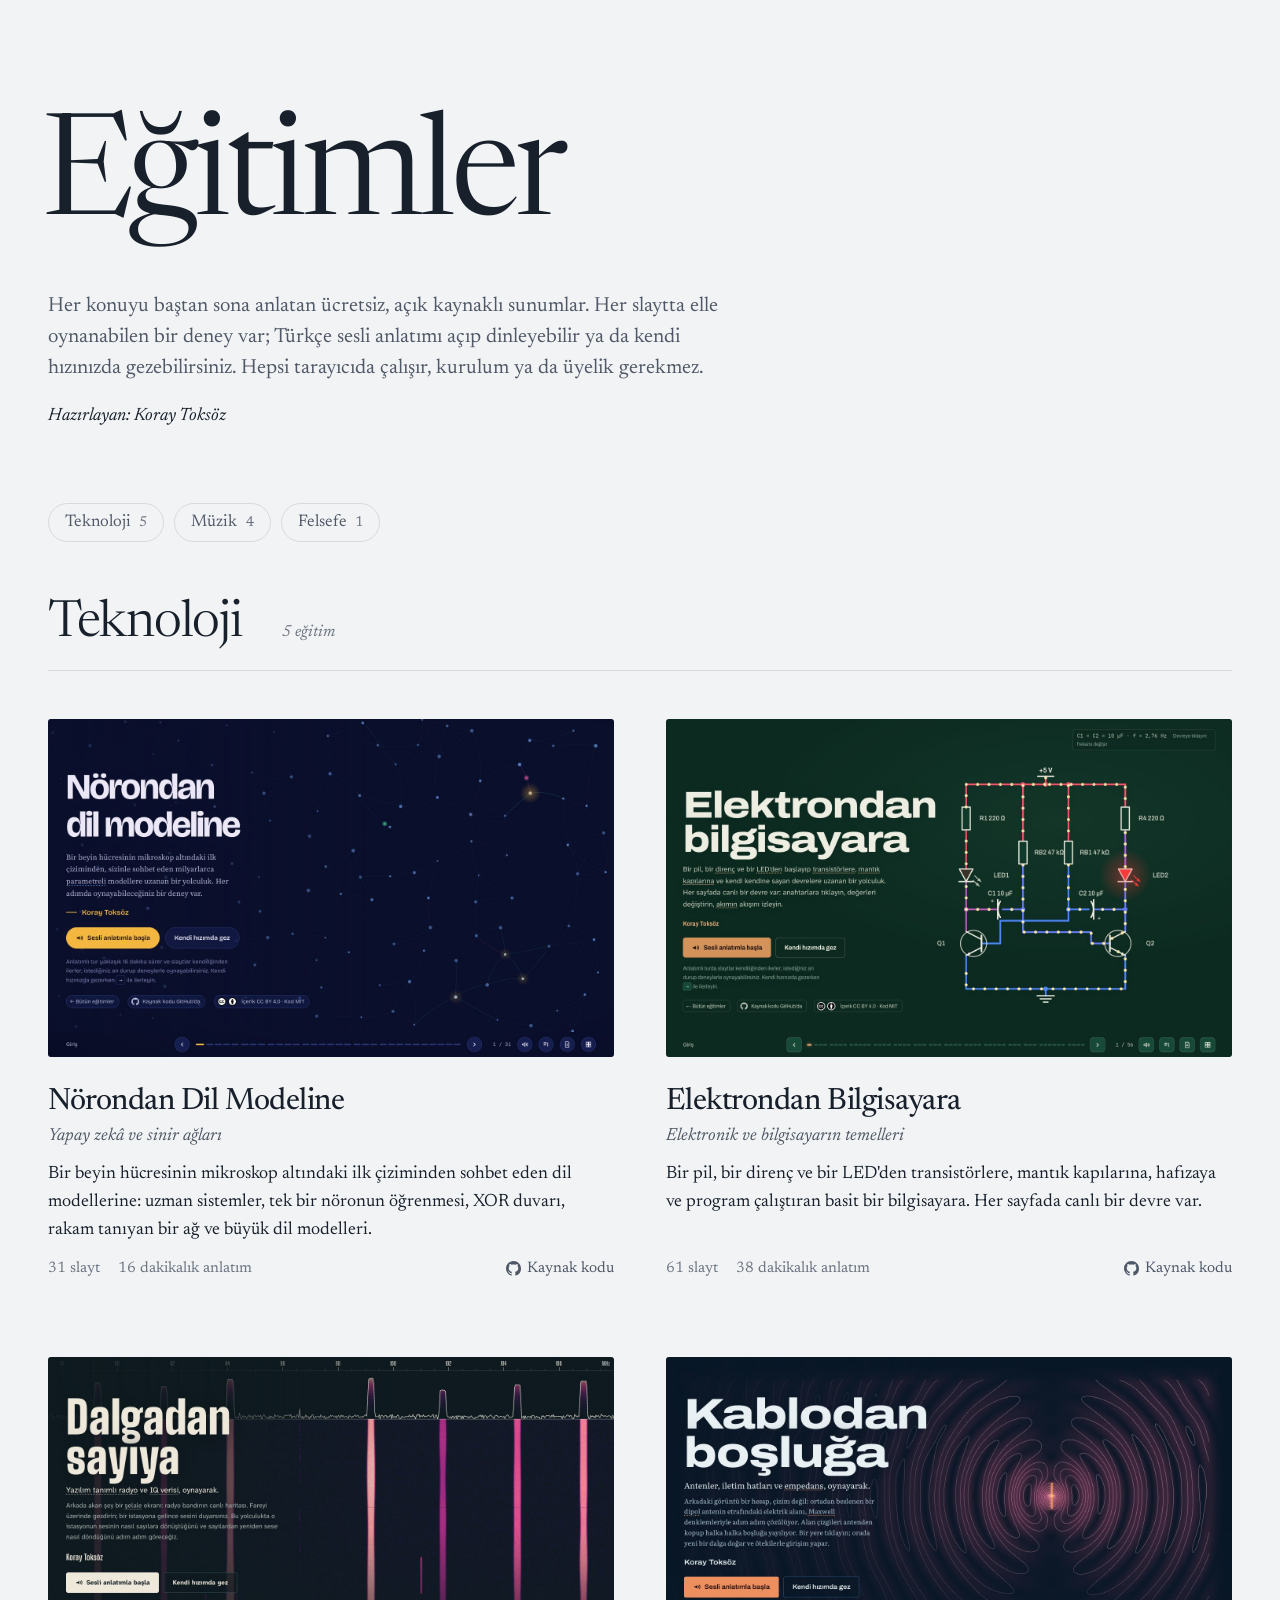
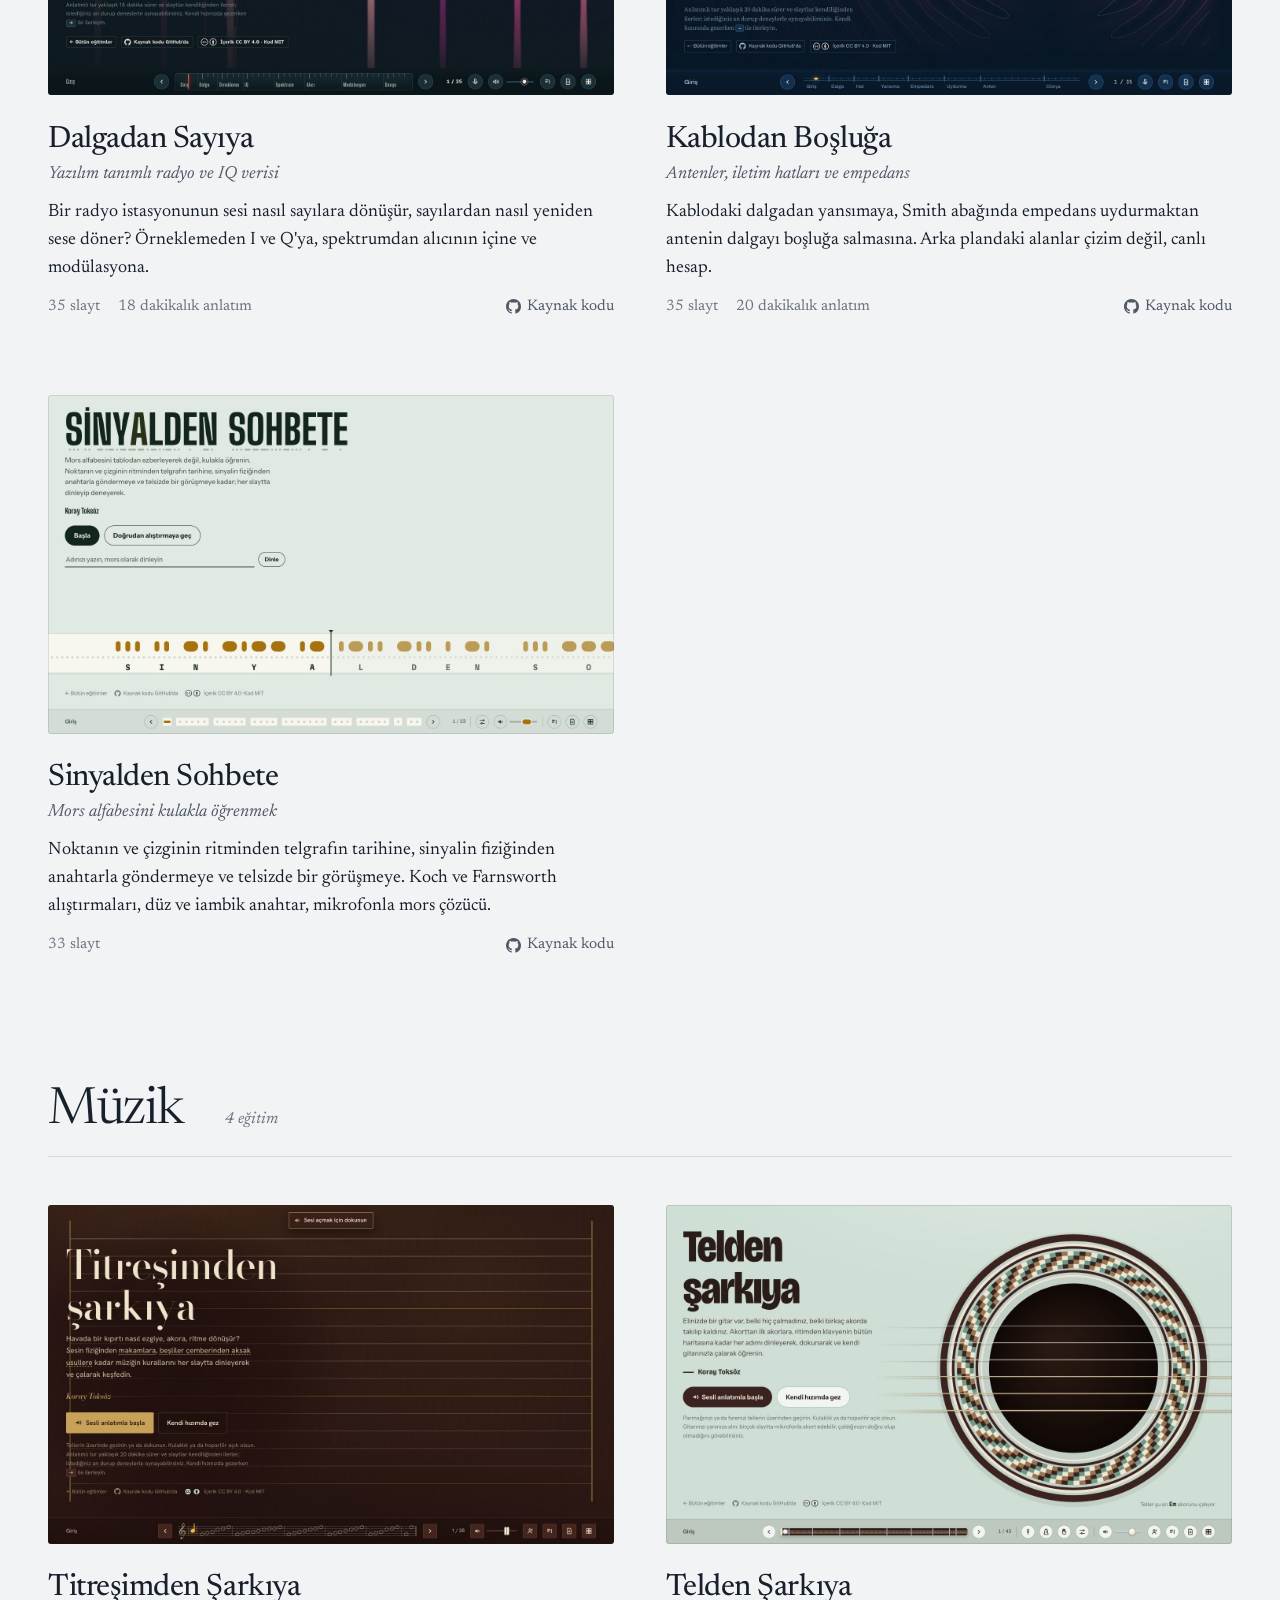
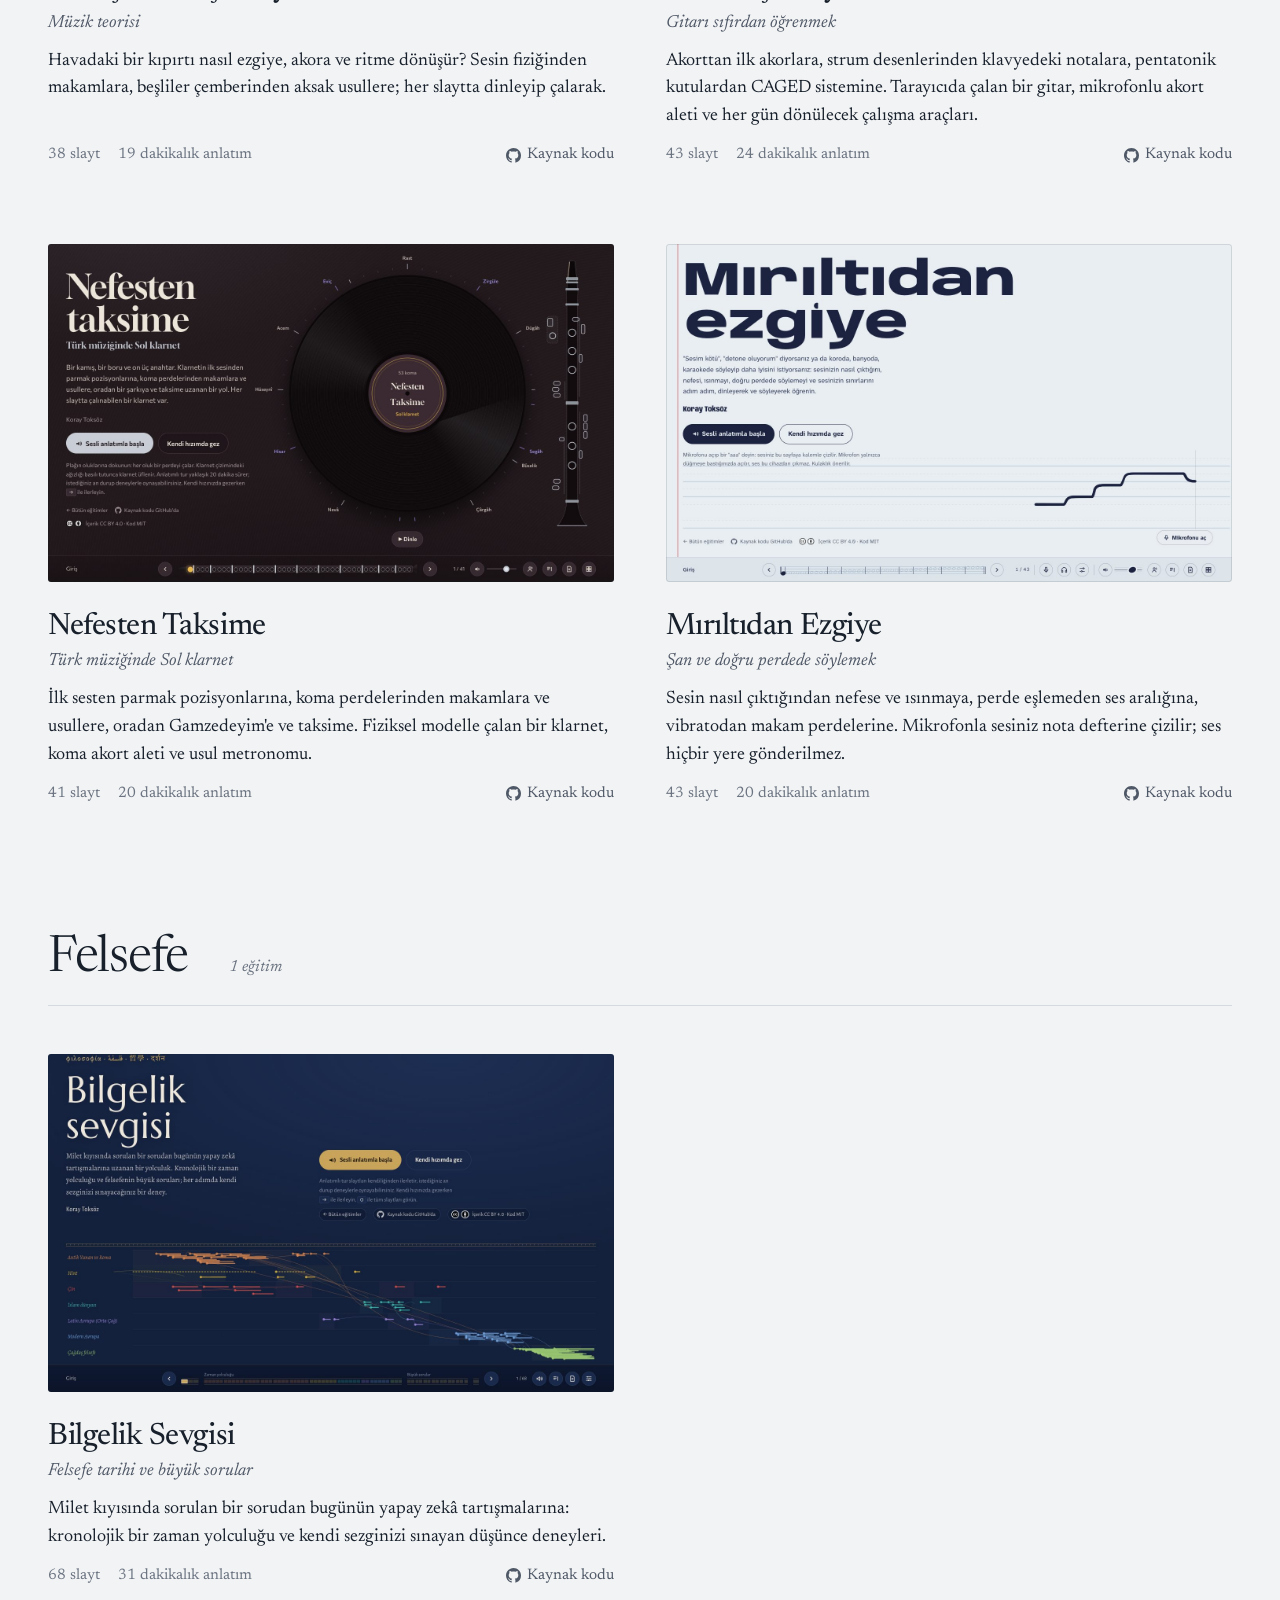
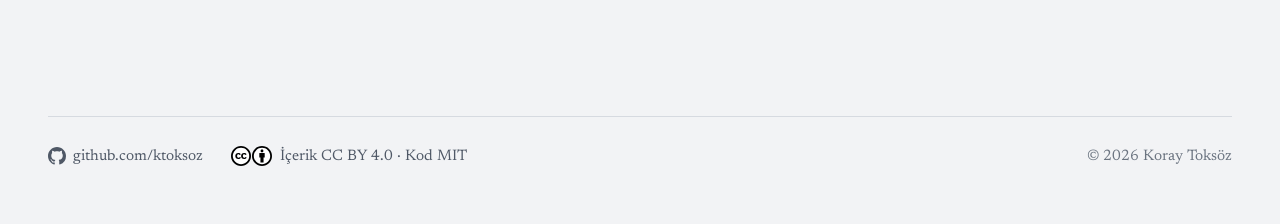
<file: index.html>
<!doctype html>
<html lang="tr">
<head>
<meta charset="utf-8">
<meta name="viewport" content="width=device-width, initial-scale=1">
<title>Eğitimler · Koray Toksöz</title>
<meta name="description" content="Her konuyu, her slaytta elle oynanabilen bir deneyle ve Türkçe sesli anlatımla anlatan ücretsiz, açık kaynaklı sunumlar: yapay zekâ, elektronik, radyo, antenler, müzik, gitar, klarnet ve felsefe.">
<meta name="color-scheme" content="light dark">
<meta property="og:type" content="website">
<meta property="og:site_name" content="Koray Toksöz · Eğitimler">
<meta property="og:title" content="Eğitimler: oynayarak öğrenilen, sesli anlatımlı sunumlar">
<meta property="og:description" content="Yapay zekâ, elektronik, yazılım tanımlı radyo, antenler, müzik teorisi, gitar, Türk müziğinde klarnet ve felsefe. Her slaytta elle oynanabilen bir deney ve Türkçe sesli anlatım; ücretsiz ve açık kaynaklı. Hazırlayan: Koray Toksöz.">
<meta property="og:url" content="https://egitim.koraytoksoz.com/">
<meta property="og:image" content="https://egitim.koraytoksoz.com/img/og.jpg">
<meta property="og:image:width" content="1200">
<meta property="og:image:height" content="630">
<meta property="og:locale" content="tr_TR">
<meta name="twitter:card" content="summary_large_image">
<link rel="icon" href="img/favicon.svg" type="image/svg+xml">
<link rel="preconnect" href="https://fonts.googleapis.com">
<link rel="preconnect" href="https://fonts.gstatic.com" crossorigin>
<link href="https://fonts.googleapis.com/css2?family=Newsreader:ital,opsz,wght@0,6..72,300..700;1,6..72,300..600&display=swap" rel="stylesheet">
<link rel="stylesheet" href="css/site.css?v=202611252352">
</head>
<body>
<header class="giris">
  <h1>Eğitimler</h1>
  <p class="tanitim">Her konuyu baştan sona anlatan ücretsiz, açık kaynaklı sunumlar. Her slaytta elle oynanabilen bir deney var; Türkçe sesli anlatımı açıp dinleyebilir ya da kendi hızınızda gezebilirsiniz. Hepsi tarayıcıda çalışır, kurulum ya da üyelik gerekmez.</p>
  <p class="yazar">Hazırlayan: Koray Toksöz</p>
</header>

<main>
  <div id="egitimler"></div>
  <noscript>
    <h2>Teknoloji</h2>
    <ul class="duz">
      <li><a href="yz/">Nörondan Dil Modeline</a></li>
      <li><a href="elektronik/">Elektrondan Bilgisayara</a></li>
      <li><a href="sdr/">Dalgadan Sayıya</a></li>
      <li><a href="anten/">Kablodan Boşluğa</a></li>
    </ul>
    <h2>Müzik</h2>
    <ul class="duz">
      <li><a href="muzik/">Titreşimden Şarkıya</a></li>
      <li><a href="gitar/">Telden Şarkıya</a></li>
      <li><a href="klarnet/">Nefesten Taksime</a></li>
    </ul>
    <h2>Felsefe</h2>
    <ul class="duz">
      <li><a href="felsefe/">Bilgelik Sevgisi</a></li>
    </ul>
    <p>Sunumların kendisi JavaScript ile çalışır.</p>
  </noscript>
</main>

<footer class="alt-bilgi">
  <a class="gh" href="https://github.com/ktoksoz" target="_blank" rel="noopener"><svg viewBox="0 0 16 16" aria-hidden="true"><path fill="currentColor" d="M8 0C3.58 0 0 3.58 0 8c0 3.54 2.29 6.53 5.47 7.59.4.07.55-.17.55-.38 0-.19-.01-.82-.01-1.49-2.01.37-2.53-.49-2.69-.94-.09-.23-.48-.94-.82-1.13-.28-.15-.68-.52-.01-.53.63-.01 1.08.58 1.23.82.72 1.21 1.87.87 2.33.66.07-.52.28-.87.51-1.07-1.78-.2-3.64-.89-3.64-3.95 0-.87.31-1.59.82-2.15-.08-.2-.36-1.02.08-2.12 0 0 .67-.21 2.2.82.64-.18 1.32-.27 2-.27.68 0 1.36.09 2 .27 1.53-1.04 2.2-.82 2.2-.82.44 1.1.16 1.92.08 2.12.51.56.82 1.27.82 2.15 0 3.07-1.87 3.75-3.65 3.95.29.25.54.73.54 1.48 0 1.07-.01 1.93-.01 2.2 0 .21.15.46.55.38A8.013 8.013 0 0016 8c0-4.42-3.58-8-8-8z"/></svg><span>github.com/ktoksoz</span></a>
  <a class="lic" href="https://creativecommons.org/licenses/by/4.0/deed.tr" target="_blank" rel="license noopener" title="İçerik: Creative Commons Atıf 4.0">
    <img src="img/cc-cc.svg" alt="Creative Commons" width="20" height="20"><img src="img/cc-by.svg" alt="Atıf" width="20" height="20">
    <span>İçerik CC BY 4.0 · Kod MIT</span>
  </a>
  <p class="telif">© 2026 Koray Toksöz</p>
</footer>

<script src="js/egitimler.js?v=202611252352"></script>
<script src="js/site.js?v=202611252352"></script>
</body>
</html>
</file>
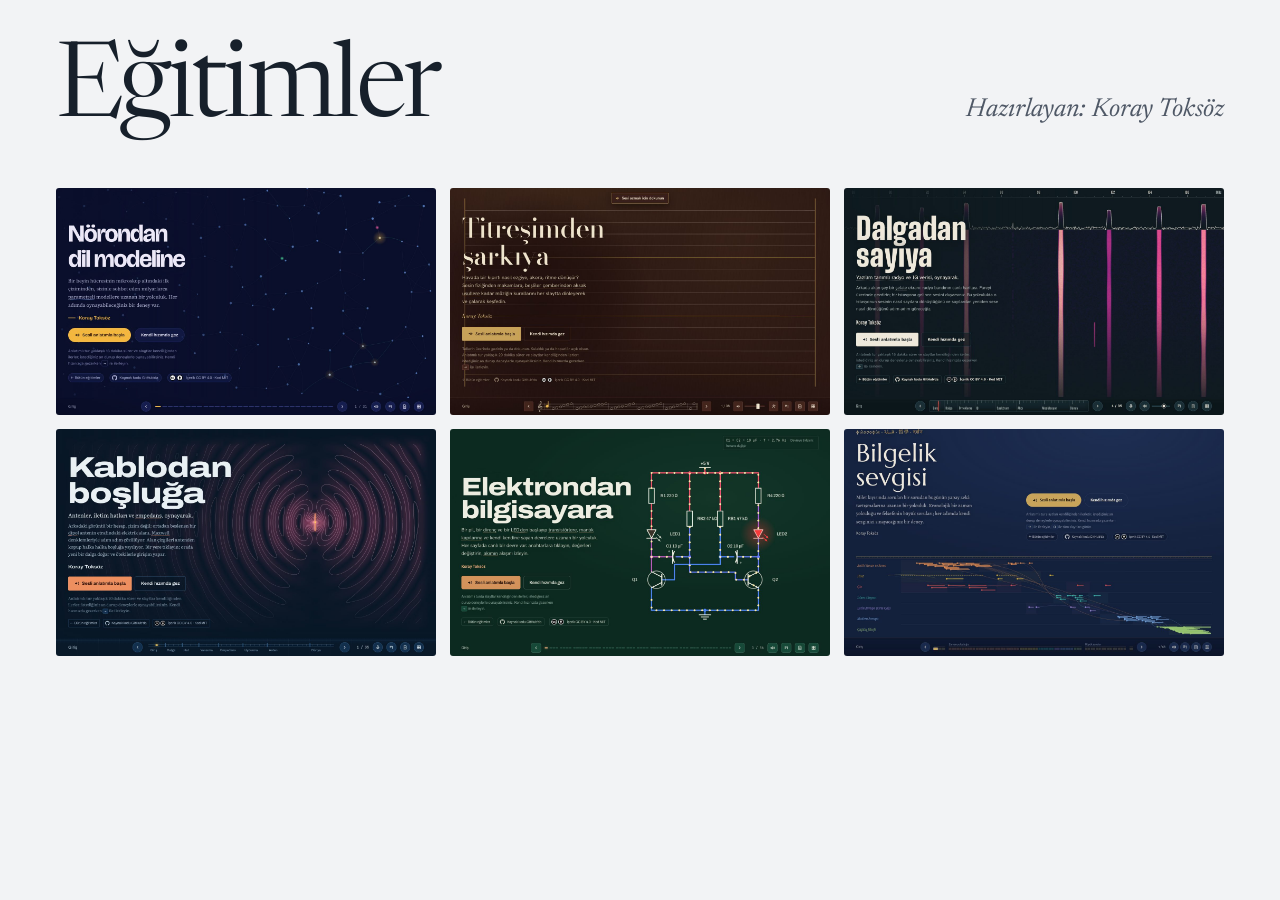
<file: tools/og.html>
<!doctype html>
<!-- Paylaşım görseli (img/og.jpg, 1200×630) için şablon. Kapaklar img/kapak/ altından gelir.
     Üretmek: NODE_PATH=... node tools/og.js <port>   (sunucu bu deponun kökünü sunmalı) -->
<html lang="tr">
<head>
<meta charset="utf-8">
<link href="https://fonts.googleapis.com/css2?family=Newsreader:ital,opsz,wght@0,6..72,300..700;1,6..72,300..600&display=swap" rel="stylesheet">
<style>
  html, body { margin: 0; width: 1200px; height: 630px; overflow: hidden; background: #f2f3f5; color: #17202b; font-family: "Newsreader", serif; }
  .ust { position: absolute; left: 56px; top: 40px; right: 56px; display: flex; align-items: baseline; justify-content: space-between; }
  h1 { margin: 0; font-size: 104px; font-weight: 350; letter-spacing: -.035em; line-height: 1; }
  p { margin: 0; font-size: 26px; font-style: italic; color: #4f5866; }
  .izgara { position: absolute; left: 56px; right: 56px; top: 188px; display: grid; grid-template-columns: repeat(3, 1fr); gap: 14px; }
  .izgara img { display: block; width: 100%; aspect-ratio: 1440 / 860; object-fit: cover; border-radius: 3px; }
</style>
</head>
<body>
  <div class="ust"><h1>Eğitimler</h1><p>Hazırlayan: Koray Toksöz</p></div>
  <div class="izgara">
    <img src="../img/kapak/yz.jpg" alt=""><img src="../img/kapak/muzik.jpg" alt=""><img src="../img/kapak/sdr.jpg" alt="">
    <img src="../img/kapak/anten.jpg" alt=""><img src="../img/kapak/elektronik.jpg" alt=""><img src="../img/kapak/felsefe.jpg" alt="">
  </div>
</body>
</html>
</file>
<file: css/site.css>
/* egitim.koraytoksoz.com: bütün eğitimlerin listesi */
:root {
  --kagit: #f2f3f5;
  --murekkep: #17202b;
  --ikincil: #4f5866;
  --soluk: #6b7480;
  --cizgi: #d6dae0;
  --vurgu: #2347c8;
  --f: "Newsreader", "Iowan Old Style", Georgia, serif;
}
@media (prefers-color-scheme: dark) {
  :root {
    --kagit: #111419;
    --murekkep: #e7eaef;
    --ikincil: #a6aeb9;
    --soluk: #8a929d;
    --cizgi: #2b313a;
    --vurgu: #9db2ff;
  }
}

*, *::before, *::after { box-sizing: border-box; }
html { -webkit-text-size-adjust: 100%; text-size-adjust: 100%; }
body {
  margin: 0;
  background: var(--kagit);
  color: var(--murekkep);
  font-family: var(--f);
  font-size: 1.125rem;
  line-height: 1.55;
  font-optical-sizing: auto;
  -webkit-font-smoothing: antialiased;
}
a { color: inherit; }
:focus-visible { outline: 2px solid var(--vurgu); outline-offset: 3px; border-radius: 2px; }

.giris, main, .alt-bilgi { width: min(1240px, 100% - 2 * var(--kenar)); margin-inline: auto; }
:root { --kenar: clamp(16px, 4vw, 48px); }

/* Giriş: büyük başlık, tek paragraf */
.giris { padding: clamp(48px, 9vw, 120px) 0 clamp(36px, 6vw, 72px); }
.giris h1 {
  margin: 0 0 .3em -.04em;
  font-size: clamp(3.4rem, 11vw, 9rem);
  font-weight: 350;
  line-height: .95;
  letter-spacing: -.035em;
}
.tanitim {
  max-width: 34em;
  margin: 0;
  font-size: clamp(1.15rem, 1.6vw, 1.4rem);
  line-height: 1.5;
  color: var(--ikincil);
}
.yazar { margin: 1.1em 0 0; font-style: italic; color: var(--murekkep); }

/* Kategoriler: üstte atlama bağlantıları, her kategori kendi başlığıyla */
.kategoriler {
  display: flex;
  flex-wrap: wrap;
  gap: 8px 10px;
  margin: 0 0 clamp(36px, 5vw, 56px);
}
.kategoriler a {
  display: inline-flex;
  align-items: baseline;
  gap: .5em;
  padding: .3em .95em .35em;
  border: 1px solid var(--cizgi);
  border-radius: 999px;
  text-decoration: none;
  font-size: 1.05rem;
  color: var(--ikincil);
}
.kategoriler a:hover { color: var(--murekkep); border-color: var(--soluk); }
.kategoriler span { font-size: .85em; color: var(--soluk); font-variant-numeric: lining-nums tabular-nums; }
.kategori { scroll-margin-top: 24px; }
.kategori + .kategori { margin-top: clamp(72px, 10vw, 128px); }
.kategori > h2 {
  display: flex;
  align-items: baseline;
  flex-wrap: wrap;
  gap: .2em .8em;
  margin: 0;
  padding-bottom: .35em;
  border-bottom: 1px solid var(--cizgi);
  font-size: clamp(2rem, 4.5vw, 3.2rem);
  font-weight: 350;
  line-height: 1.05;
  letter-spacing: -.025em;
}
.kategori > h2 .sayi {
  font-size: 1rem;
  font-style: italic;
  font-weight: 400;
  letter-spacing: 0;
  color: var(--soluk);
}

/* Eğitimler: iki sütun, telefonda tek */
.egitimler {
  list-style: none;
  margin: 0;
  padding: clamp(28px, 4vw, 48px) 0 0;
  display: grid;
  grid-template-columns: repeat(auto-fill, minmax(min(100%, 460px), 1fr));
  gap: clamp(44px, 6vw, 80px) clamp(28px, 4vw, 56px);
}
.egitim { position: relative; display: flex; flex-direction: column; }
.kapak {
  aspect-ratio: 1440 / 860;
  overflow: hidden;
  border-radius: 3px;
  background: var(--cizgi);
  outline: 1px solid color-mix(in srgb, var(--murekkep) 12%, transparent);
  outline-offset: -1px;
}
.kapak img { display: block; width: 100%; height: 100%; object-fit: cover; transition: transform .5s cubic-bezier(.2, .7, .2, 1); }
.egitim:hover .kapak img { transform: scale(1.015); }
.egitim h3 {
  margin: .9em 0 0;
  font-size: clamp(1.6rem, 2.4vw, 2.05rem);
  font-weight: 450;
  line-height: 1.1;
  letter-spacing: -.015em;
}
.egitim h3 a { text-decoration: none; }
.egitim h3 a::after { content: ""; position: absolute; inset: 0; }
.egitim:hover h3 a { text-decoration: underline; text-decoration-thickness: 1px; text-underline-offset: .15em; }
.egitim h3 a:focus-visible { outline: none; }
.egitim:has(h3 a:focus-visible) .kapak { outline: 2px solid var(--vurgu); outline-offset: 3px; }
.alt { margin: .25em 0 0; font-style: italic; color: var(--ikincil); font-size: 1.1rem; }
.aciklama { margin: .6em 0 0; max-width: 36em; }
.olcu {
  margin: auto 0 0;
  padding-top: .8em;
  display: flex;
  flex-wrap: wrap;
  align-items: center;
  gap: .2em 1.2em;
  font-size: .95rem;
  color: var(--soluk);
  font-variant-numeric: lining-nums tabular-nums;
}
.kaynak {
  position: relative;
  z-index: 1;
  margin-left: auto;
  display: inline-flex;
  align-items: center;
  gap: .4em;
  color: var(--ikincil);
  text-decoration: none;
}
.kaynak svg { width: 15px; height: 15px; }
.kaynak:hover { color: var(--murekkep); text-decoration: underline; text-underline-offset: .15em; }

.duz a { color: var(--vurgu); }

/* Alt kısım */
.alt-bilgi {
  margin-top: clamp(72px, 10vw, 128px);
  padding: 28px 0 clamp(32px, 5vw, 56px);
  border-top: 1px solid var(--cizgi);
  display: flex;
  flex-wrap: wrap;
  align-items: center;
  gap: 12px 28px;
  font-size: .95rem;
  color: var(--ikincil);
}
.alt-bilgi a { display: inline-flex; align-items: center; gap: .45em; text-decoration: none; }
.alt-bilgi a:hover span { text-decoration: underline; text-underline-offset: .15em; color: var(--murekkep); }
.alt-bilgi svg { width: 18px; height: 18px; }
.alt-bilgi .lic img { display: block; width: 20px; height: 20px; }
.alt-bilgi .lic img + img { margin-left: -6px; }
.alt-bilgi .lic span { margin-left: 2px; }
@media (prefers-color-scheme: dark) { .alt-bilgi .lic img { filter: invert(1); } }
.telif { margin: 0 0 0 auto; color: var(--soluk); }

@media (max-width: 560px) {
  .kaynak { margin-left: 0; }
  .telif { margin-left: 0; width: 100%; }
}
@media (prefers-reduced-motion: reduce) {
  .kapak img { transition: none; }
  .egitim:hover .kapak img { transform: none; }
}
</file>
